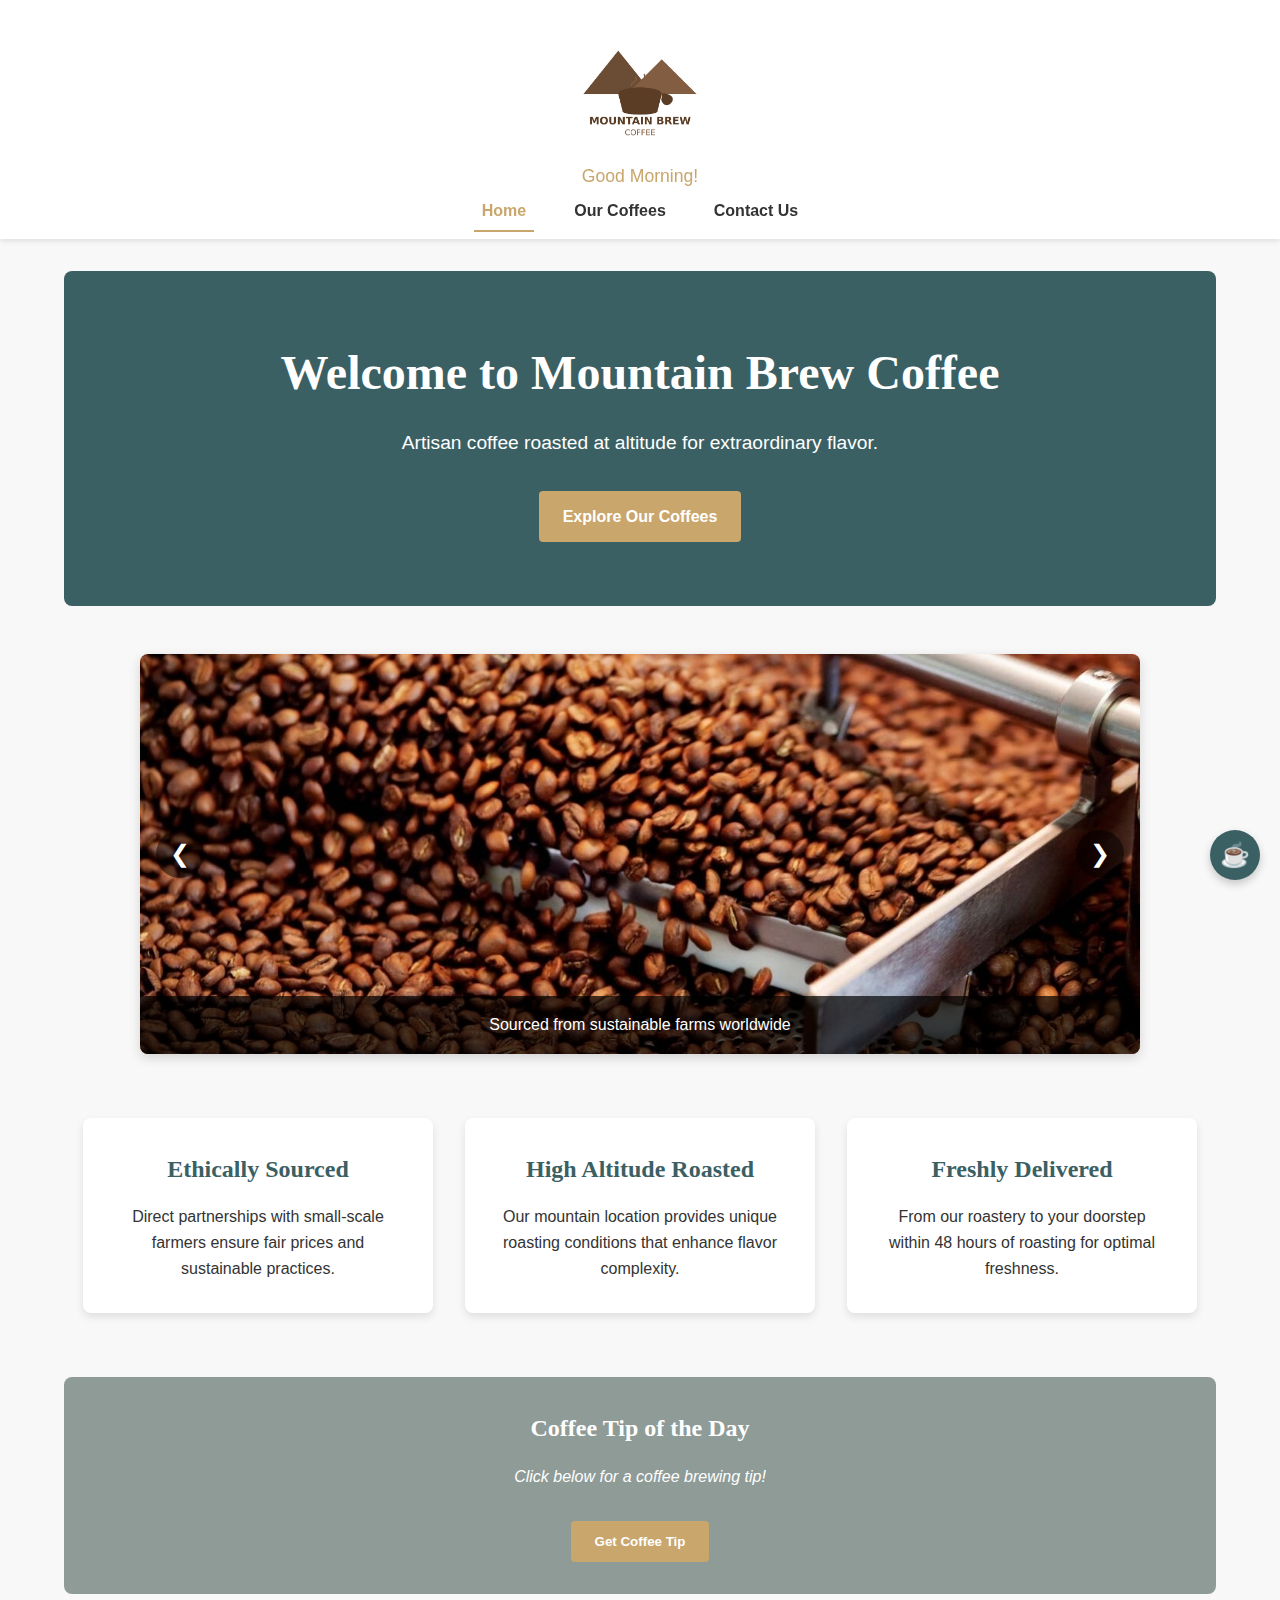
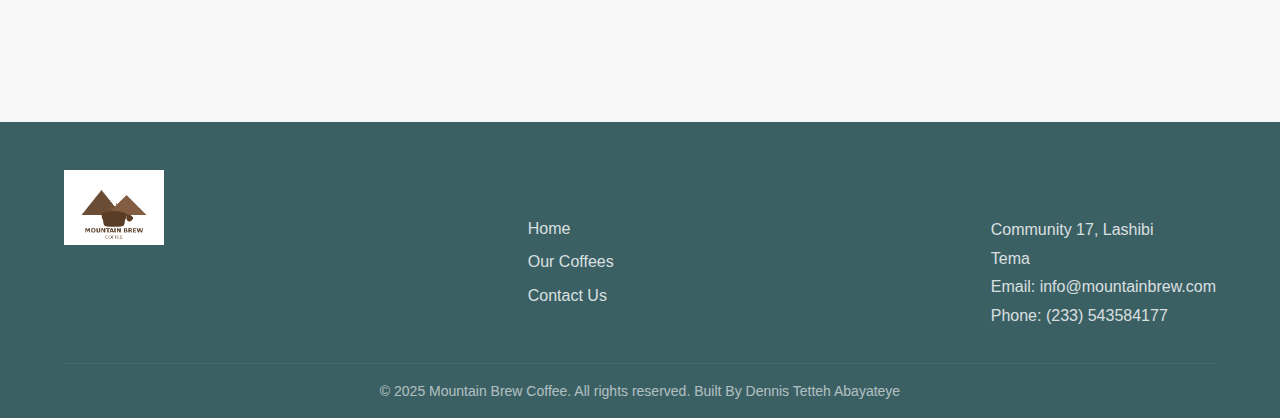
<file: index.html>
<!DOCTYPE html>
<html lang="en">
<head>
    <meta charset="UTF-8">
    <meta name="viewport" content="width=device-width, initial-scale=1.0">
    <title>Mountain Brew Coffee | Home</title>
    <link rel="stylesheet" href="styles.css">
    <script src="script.js" defer></script>
</head>
<body>
    <header>
        <div class="logo-container">
            <img src="images/mountain-brew-coffee-logo.jpg" alt="Mountain Brew Coffee Logo" class="logo">
        </div>
        <div id="greeting" class="greeting"></div>
        <nav>
            <ul>
                <li><a href="index.html" class="active">Home</a></li>
                <li><a href="products.html">Our Coffees</a></li>
                <li><a href="contact.html">Contact Us</a></li>
            </ul>
        </nav>
    </header>

    <main>
        <section class="hero">
            <div class="hero-content">
                <h1>Welcome to Mountain Brew Coffee</h1>
                <p>Artisan coffee roasted at altitude for extraordinary flavor.</p>
                <a href="products.html" class="btn">Explore Our Coffees</a>
            </div>
        </section>

        <section class="slider-container">
            <div class="slider">
                <div class="slide active">
                    <img src="images/Coffee beans being roasted.jpeg" alt="Coffee beans being roasted" class="slide-img">
                    <div class="slide-caption">Sourced from sustainable farms worldwide</div>
                </div>
                <div class="slide">
                    <img src="images/Our cozy cafe.jpg" alt="Our cozy cafe" class="slide-img">
                    <div class="slide-caption">Visit our mountain cafe for the full experience</div>
                </div>
                <div class="slide">
                    <img src="images/Coffee brewing.jpeg" alt="Coffee brewing" class="slide-img">
                    <div class="slide-caption">Expertly roasted and brewed to perfection</div>
                </div>
            </div>
            <button class="slider-btn prev">&#10094;</button>
            <button class="slider-btn next">&#10095;</button>
        </section>

        <section class="features">
            <div class="feature-card">
                <h2>Ethically Sourced</h2>
                <p>Direct partnerships with small-scale farmers ensure fair prices and sustainable practices.</p>
            </div>
            <div class="feature-card">
                <h2>High Altitude Roasted</h2>
                <p>Our mountain location provides unique roasting conditions that enhance flavor complexity.</p>
            </div>
            <div class="feature-card">
                <h2>Freshly Delivered</h2>
                <p>From our roastery to your doorstep within 48 hours of roasting for optimal freshness.</p>
            </div>
        </section>

        <section class="coffee-tip">
            <h2>Coffee Tip of the Day</h2>
            <p id="random-tip">Click below for a coffee brewing tip!</p>
            <button id="tip-button" class="btn">Get Coffee Tip</button>
        </section>
    </main>

    <div id="chatbot" class="chatbot">
        <div class="chatbot-header">
            <h3>Coffee Assistant</h3>
            <button id="close-chat">×</button>
        </div>
        <div class="chatbot-messages" id="chatbot-messages">
            <div class="bot-message">Hi there! How can I help you with your coffee today?</div>
        </div>
        <div class="chatbot-input">
            <input type="text" id="user-input" placeholder="Type your question...">
            <button id="send-message">Send</button>
        </div>
    </div>
    
    <div class="chat-icon" id="chat-icon">
        <span>☕</span>
    </div>

    <footer>
        <div class="footer-content">
            <div class="footer-logo">
                <img src="images/mountain-brew-coffee-logo.jpg" alt="Mountain Brew Coffee Logo" class="footer-logo-img">
            </div>
            <div class="footer-links">
                <h3>Quick Links</h3>
                <ul>
                    <li><a href="index.html">Home</a></li>
                    <li><a href="products.html">Our Coffees</a></li>
                    <li><a href="contact.html">Contact Us</a></li>
                </ul>
            </div>
            <div class="footer-contact">
                <h3>Contact Info</h3>
                <p>Community 17, Lashibi<br>
                Tema<br>
                Email: info@mountainbrew.com<br>
                Phone: (233) 543584177</p>
            </div>
        </div>
        <div class="copyright">
            <p>&copy; 2025 Mountain Brew Coffee. All rights reserved. Built By Dennis Tetteh Abayateye</p>
        </div>
    </footer>
</body>
</html>
</file>
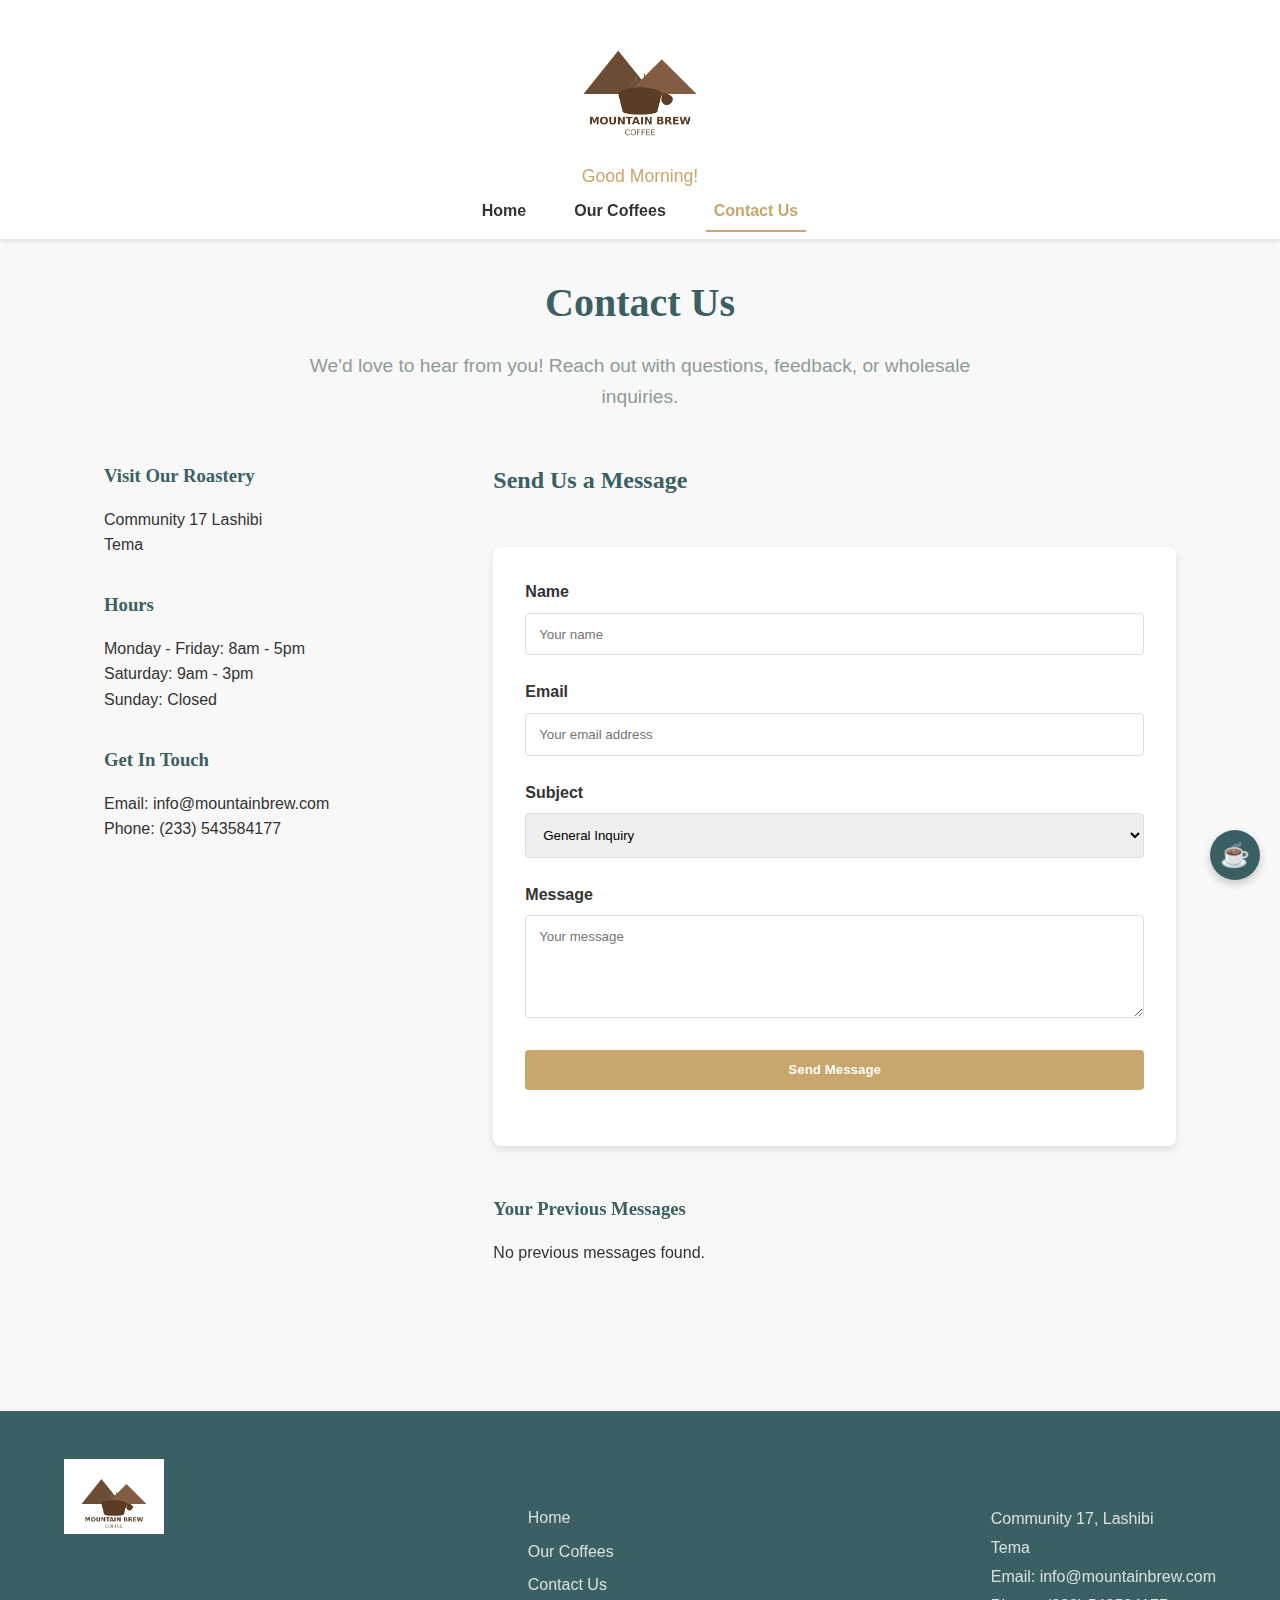
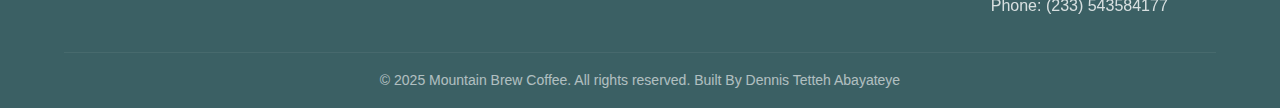
<file: contact.html>
<!DOCTYPE html>
<html lang="en">
<head>
    <meta charset="UTF-8">
    <meta name="viewport" content="width=device-width, initial-scale=1.0">
    <title>Mountain Brew Coffee | Contact Us</title>
    <link rel="stylesheet" href="styles.css">
    <script src="script.js" defer></script>
</head>
<body>
    <header>
        <div class="logo-container">
            <img src="images/mountain-brew-coffee-logo.jpg" alt="Mountain Brew Coffee Logo" class="logo">
        </div>
        <div id="greeting" class="greeting"></div>
        <nav>
            <ul>
                <li><a href="index.html">Home</a></li>
                <li><a href="products.html">Our Coffees</a></li>
                <li><a href="contact.html" class="active">Contact Us</a></li>
            </ul>
        </nav>
    </header>

    <main class="contact-main">
        <section class="page-header">
            <h1>Contact Us</h1>
            <p>We'd love to hear from you! Reach out with questions, feedback, or wholesale inquiries.</p>
        </section>

        <section class="contact-container">
            <div class="contact-info">
                <div class="contact-detail">
                    <h3>Visit Our Roastery</h3>
                    <p>Community 17 Lashibi<br>Tema</p>
                </div>
                <div class="contact-detail">
                    <h3>Hours</h3>
                    <p>Monday - Friday: 8am - 5pm<br>
                    Saturday: 9am - 3pm<br>
                    Sunday: Closed</p>
                </div>
                <div class="contact-detail">
                    <h3>Get In Touch</h3>
                    <p>Email: info@mountainbrew.com<br>
                    Phone: (233) 543584177</p>
                </div>
                <div class="contact-map">
                    
                    <iframe src="https://www.google.com/maps/embed?pb=!1m18!1m12!1m3!1d127046.15427223317!2d-0.07104564316706605!3d5.6853230372260075!2m3!1f0!2f0!3f0!3m2!1i1024!2i768!4f13.1!3m3!1m2!1s0x102078a5400d3e29%3A0xccdf4b5d4026488b!2sTema!5e0!3m2!1sen!2sgh!4v1740943814959!5m2!1sen!2sgh" width="300" height="450" style="border:0;" allowfullscreen="" loading="lazy" referrerpolicy="no-referrer-when-downgrade"></iframe>
                </div>
            </div>

            <div class="contact-form-container">
                <h2>Send Us a Message</h2>
                <div id="form-status" class="form-status"></div>
                <form id="contact-form" class="contact-form">
                    <div class="form-group">
                        <label for="name">Name</label>
                        <input type="text" id="name" name="name" placeholder="Your name">
                        <span class="error-message" id="name-error"></span>
                    </div>
                    <div class="form-group">
                        <label for="email">Email</label>
                        <input type="email" id="email" name="email" placeholder="Your email address">
                        <span class="error-message" id="email-error"></span>
                    </div>
                    <div class="form-group">
                        <label for="subject">Subject</label>
                        <select id="subject" name="subject">
                            <option value="general">General Inquiry</option>
                            <option value="wholesale">Wholesale Information</option>
                            <option value="feedback">Feedback</option>
                            <option value="support">Customer Support</option>
                        </select>
                    </div>
                    <div class="form-group">
                        <label for="message">Message</label>
                        <textarea id="message" name="message" placeholder="Your message" rows="5"></textarea>
                        <span class="error-message" id="message-error"></span>
                    </div>
                    <div class="form-group">
                        <button type="submit" class="btn submit-btn">Send Message</button>
                    </div>
                </form>

                <div class="previous-contacts" id="previous-contacts">
                    <h3>Your Previous Messages</h3>
                    <div id="previous-messages-container">
                        <!-- Previous messages will be added here via JavaScript -->
                        <p id="no-messages">No previous messages found.</p>
                    </div>
                </div>
            </div>
        </section>
    </main>

    <div id="chatbot" class="chatbot">
        <div class="chatbot-header">
            <h3>Coffee Assistant</h3>
            <button id="close-chat">×</button>
        </div>
        <div class="chatbot-messages" id="chatbot-messages">
            <div class="bot-message">Hi there! How can I help you with your coffee today?</div>
        </div>
        <div class="chatbot-input">
            <input type="text" id="user-input" placeholder="Type your question...">
            <button id="send-message">Send</button>
        </div>
    </div>
    
    <div class="chat-icon" id="chat-icon">
        <span>☕</span>
    </div>

    <footer>
        <div class="footer-content">
            <div class="footer-logo">
                <img src="images/mountain-brew-coffee-logo.jpg" alt="Mountain Brew Coffee Logo" class="footer-logo-img">
            </div>
            <div class="footer-links">
                <h3>Quick Links</h3>
                <ul>
                    <li><a href="index.html">Home</a></li>
                    <li><a href="products.html">Our Coffees</a></li>
                    <li><a href="contact.html">Contact Us</a></li>
                </ul>
            </div>
            <div class="footer-contact">
                <h3>Contact Info</h3>
                <p>Community 17, Lashibi<br>
                Tema<br>
                Email: info@mountainbrew.com<br>
                Phone: (233) 543584177</p>
            </div>
        </div>
        <div class="copyright">
            <p>&copy; 2025 Mountain Brew Coffee. All rights reserved. Built By Dennis Tetteh Abayateye</p>
        </div>
    </footer>
</body>
</html>
</file>
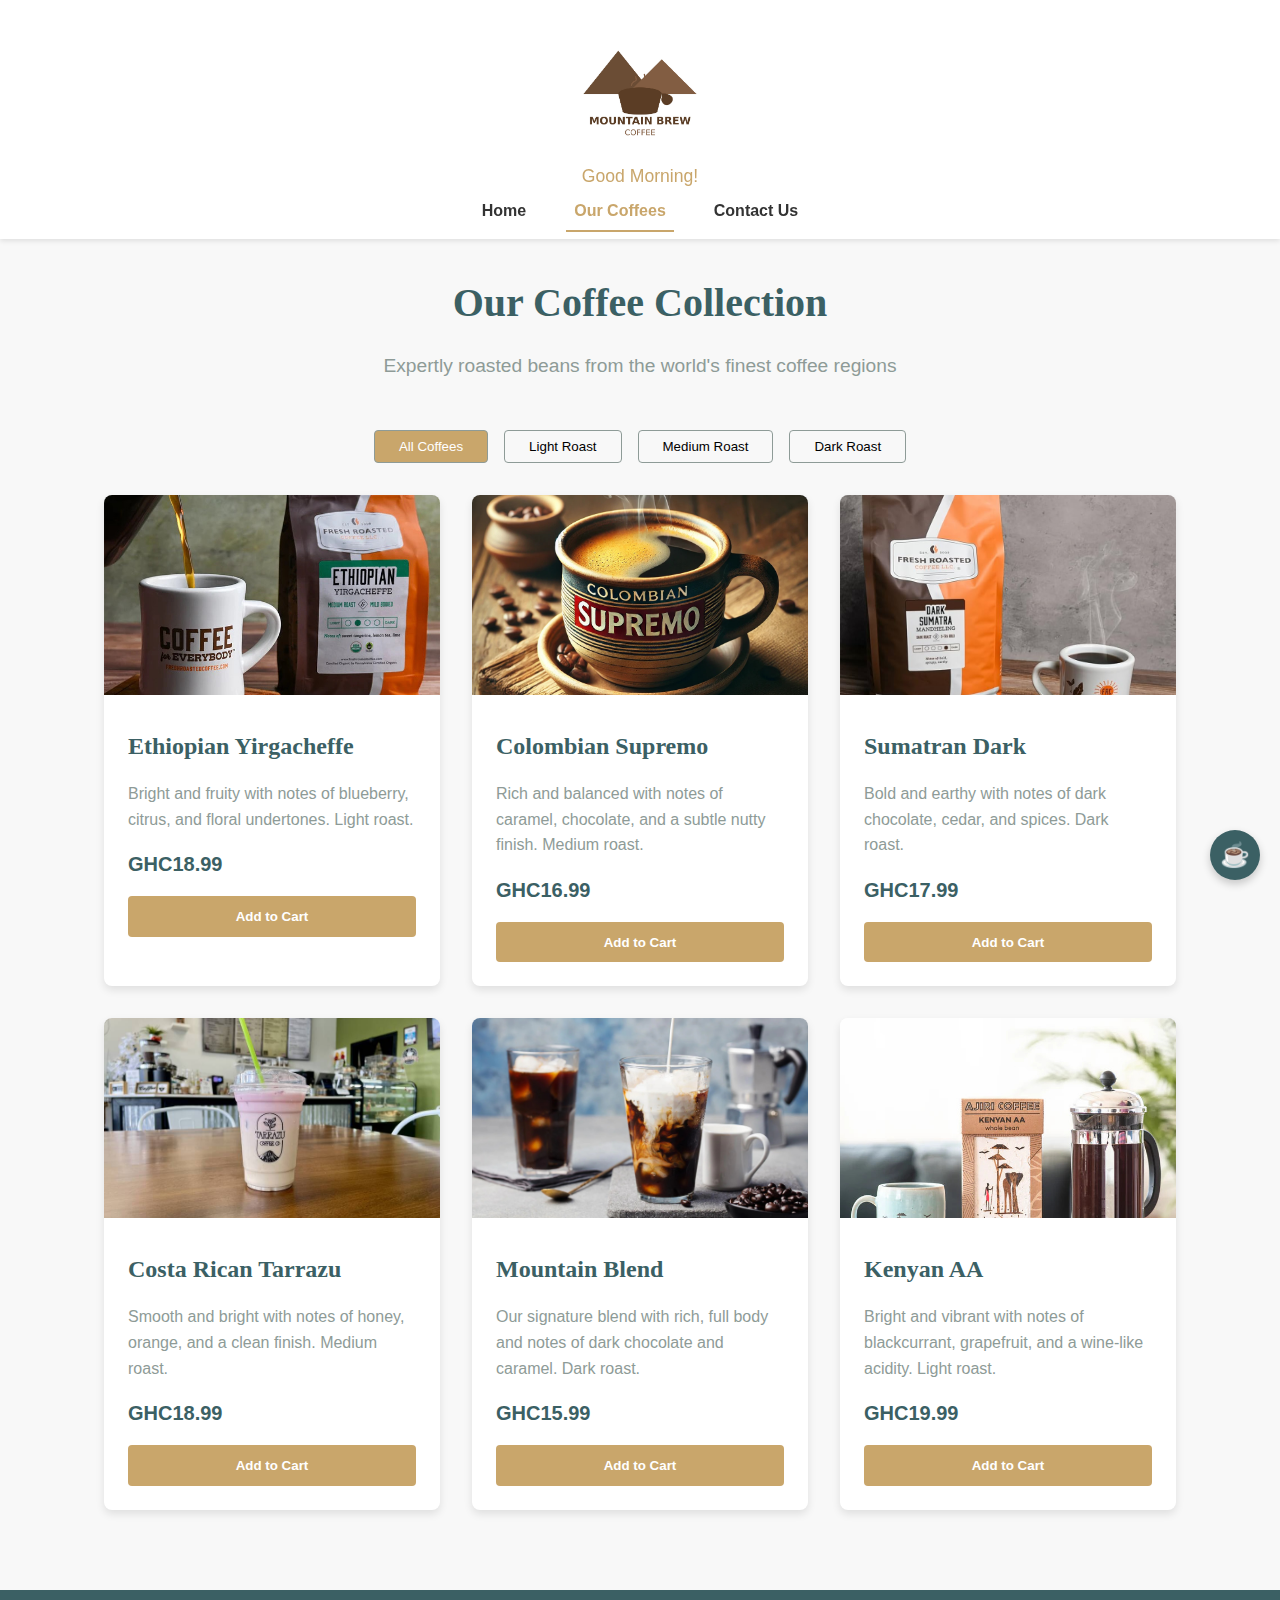
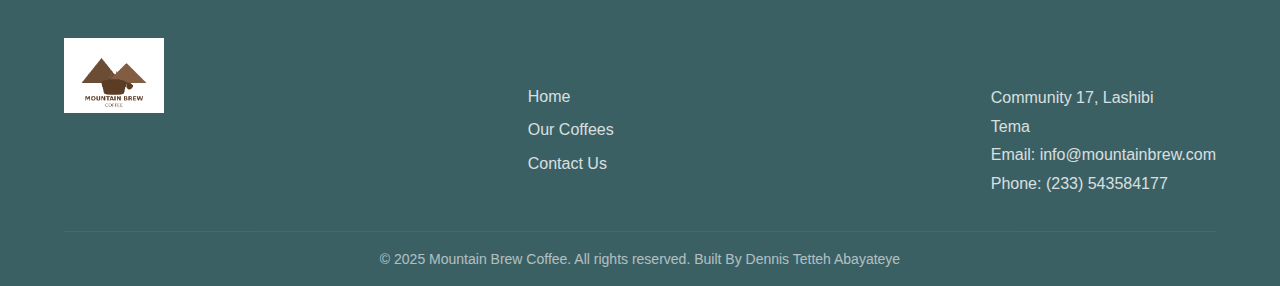
<file: products.html>
<!DOCTYPE html>
<html lang="en">
<head>
    <meta charset="UTF-8">
    <meta name="viewport" content="width=device-width, initial-scale=1.0">
    <title>Mountain Brew Coffee | Our Coffees</title>
    <link rel="stylesheet" href="styles.css">
    <script src="script.js" defer></script>
</head>
<body>
    <header>
        <div class="logo-container">
            <img src="images/mountain-brew-coffee-logo.jpg" alt="Mountain Brew Coffee Logo" class="logo">
        </div>
        <div id="greeting" class="greeting"></div>
        <nav>
            <ul>
                <li><a href="index.html">Home</a></li>
                <li><a href="products.html" class="active">Our Coffees</a></li>
                <li><a href="contact.html">Contact Us</a></li>
            </ul>
        </nav>
    </header>

    <main class="products-main">
        <section class="page-header">
            <h1>Our Coffee Collection</h1>
            <p>Expertly roasted beans from the world's finest coffee regions</p>
        </section>

        <section class="product-filters">
            <button class="filter-btn active" data-filter="all">All Coffees</button>
            <button class="filter-btn" data-filter="light">Light Roast</button>
            <button class="filter-btn" data-filter="medium">Medium Roast</button>
            <button class="filter-btn" data-filter="dark">Dark Roast</button>
        </section>

        <section class="products-grid">
            <div class="product-card" data-category="light">
                <img src="images/Ethiopian-Yirgacheffe.jpg" alt="Ethiopian Yirgacheffe" class="product-img">
                <div class="product-info">
                    <h2>Ethiopian Yirgacheffe</h2>
                    <p class="product-desc">Bright and fruity with notes of blueberry, citrus, and floral undertones. Light roast.</p>
                    <p class="product-price">GHC18.99</p>
                    <button class="btn product-btn">Add to Cart</button>
                </div>
            </div>

            <div class="product-card" data-category="medium">
                <img src="images/Colombian-Supremo-coffee-drink.jpg" alt="Colombian Supremo" class="product-img">
                <div class="product-info">
                    <h2>Colombian Supremo</h2>
                    <p class="product-desc">Rich and balanced with notes of caramel, chocolate, and a subtle nutty finish. Medium roast.</p>
                    <p class="product-price">GHC16.99</p>
                    <button class="btn product-btn">Add to Cart</button>
                </div>
            </div>

            <div class="product-card" data-category="dark">
                <img src="images/Sumatran Dark.jpg" alt="Sumatran Dark" class="product-img">
                <div class="product-info">
                    <h2>Sumatran Dark</h2>
                    <p class="product-desc">Bold and earthy with notes of dark chocolate, cedar, and spices. Dark roast.</p>
                    <p class="product-price">GHC17.99</p>
                    <button class="btn product-btn">Add to Cart</button>
                </div>
            </div>

            <div class="product-card" data-category="medium">
                <img src="images/Costa Rican Tarrazu.jpeg" alt="Costa Rican Tarrazu" class="product-img">
                <div class="product-info">
                    <h2>Costa Rican Tarrazu</h2>
                    <p class="product-desc">Smooth and bright with notes of honey, orange, and a clean finish. Medium roast.</p>
                    <p class="product-price">GHC18.99</p>
                    <button class="btn product-btn">Add to Cart</button>
                </div>
            </div>

            <div class="product-card" data-category="dark">
                <img src="images/Mountain-Blend.jpg" alt="Mountain Blend" class="product-img">
                <div class="product-info">
                    <h2>Mountain Blend</h2>
                    <p class="product-desc">Our signature blend with rich, full body and notes of dark chocolate and caramel. Dark roast.</p>
                    <p class="product-price">GHC15.99</p>
                    <button class="btn product-btn">Add to Cart</button>
                </div>
            </div>

            <div class="product-card" data-category="light">
                <img src="images/Kenyan-AA.jpg" alt="Kenyan AA" class="product-img">
                <div class="product-info">
                    <h2>Kenyan AA</h2>
                    <p class="product-desc">Bright and vibrant with notes of blackcurrant, grapefruit, and a wine-like acidity. Light roast.</p>
                    <p class="product-price">GHC19.99</p>
                    <button class="btn product-btn">Add to Cart</button>
                </div>
            </div>
        </section>
    </main>

    <div id="chatbot" class="chatbot">
        <div class="chatbot-header">
            <h3>Coffee Assistant</h3>
            <button id="close-chat">×</button>
        </div>
        <div class="chatbot-messages" id="chatbot-messages">
            <div class="bot-message">Hi there! How can I help you with your coffee today?</div>
        </div>
        <div class="chatbot-input">
            <input type="text" id="user-input" placeholder="Type your question...">
            <button id="send-message">Send</button>
        </div>
    </div>
    
    <div class="chat-icon" id="chat-icon">
        <span>☕</span>
    </div>

    <footer>
        <div class="footer-content">
            <div class="footer-logo">
                <img src="images/mountain-brew-coffee-logo.jpg" alt="Mountain Brew Coffee Logo" class="footer-logo-img">
            </div>
            <div class="footer-links">
                <h3>Quick Links</h3>
                <ul>
                    <li><a href="index.html">Home</a></li>
                    <li><a href="products.html">Our Coffees</a></li>
                    <li><a href="contact.html">Contact Us</a></li>
                </ul>
            </div>
            <div class="footer-contact">
                <h3>Contact Info</h3>
                <p>Community 17, Lashibi<br>
                Tema<br>
                Email: info@mountainbrew.com<br>
                Phone: (233) 543584177</p>
            </div>
        </div>
        <div class="copyright">
            <p>&copy; 2025 Mountain Brew Coffee. All rights reserved. Built By Dennis Tetteh Abayateye</p>
        </div>
    </footer>
</body>
</html>
</file>
<file: styles.css>
/* Global Styles */
:root {
    --primary-color: #3b6064;
    --secondary-color: #8e9b97;
    --accent-color: #c9a66b;
    --dark-color: #333;
    --light-color: #f8f8f8;
    --font-heading: 'Georgia', serif;
    --font-body: 'Helvetica', 'Arial', sans-serif;
}

* {
    margin: 0;
    padding: 0;
    box-sizing: border-box;
}

body {
    font-family: var(--font-body);
    color: var(--dark-color);
    line-height: 1.6;
    background-color: var(--light-color);
}

h1, h2, h3, h4, h5, h6 {
    font-family: var(--font-heading);
    margin-bottom: 1rem;
    color: var(--primary-color);
}

a {
    text-decoration: none;
    color: var(--primary-color);
}

ul {
    list-style: none;
}

img {
    max-width: 100%;
    height: auto;
}

.btn {
    display: inline-block;
    padding: 0.8rem 1.5rem;
    background-color: var(--accent-color);
    color: white;
    border: none;
    border-radius: 4px;
    cursor: pointer;
    font-weight: bold;
    transition: all 0.3s ease;
}

.btn:hover {
    background-color: #b18a50;
    transform: translateY(-2px);
    box-shadow: 0 4px 8px rgba(0, 0, 0, 0.1);
}

/* Header Styles */
header {
    background-color: white;
    padding: 1rem 5%;
    box-shadow: 0 2px 5px rgba(0, 0, 0, 0.1);
    position: sticky;
    top: 0;
    z-index: 100;
}

.logo-container {
    text-align: center;
    margin-bottom: 0.5rem;
}

.logo {
    max-height: 130px;
}

.greeting {
    text-align: center;
    font-size: 1.1rem;
    color: var(--accent-color);
    margin-bottom: 0.5rem;
}

nav ul {
    display: flex;
    justify-content: center;
    gap: 2rem;
}

nav a {
    color: var(--dark-color);
    font-weight: bold;
    padding: 0.5rem;
    position: relative;
}

nav a:hover {
    color: var(--accent-color);
}

nav a.active {
    color: var(--accent-color);
}

nav a.active::after {
    content: '';
    position: absolute;
    bottom: -5px;
    left: 0;
    width: 100%;
    height: 2px;
    background-color: var(--accent-color);
}

/* Main Content Styles */
main {
    padding: 2rem 5%;
}

.page-header {
    text-align: center;
    margin-bottom: 3rem;
}

.page-header h1 {
    font-size: 2.5rem;
    color: var(--primary-color);
}

.page-header p {
    font-size: 1.2rem;
    max-width: 700px;
    margin: 0 auto;
    color: var(--secondary-color);
}

/* Hero Section */
.hero {
    background-color: var(--primary-color);
    color: white;
    padding: 4rem 2rem;
    border-radius: 8px;
    margin-bottom: 3rem;
    text-align: center;
}

.hero h1 {
    font-size: 3rem;
    color: white;
    margin-bottom: 1rem;
}

.hero p {
    font-size: 1.2rem;
    margin-bottom: 2rem;
    max-width: 600px;
    margin-left: auto;
    margin-right: auto;
}

/* Features Section */
.features {
    display: flex;
    justify-content: center;
    flex-wrap: wrap;
    gap: 2rem;
    margin: 4rem 0;
}

.feature-card {
    background-color: white;
    padding: 2rem;
    border-radius: 8px;
    box-shadow: 0 4px 8px rgba(0, 0, 0, 0.1);
    flex: 1;
    min-width: 250px;
    max-width: 350px;
    text-align: center;
}

.feature-card h2 {
    color: var(--primary-color);
}

/* Coffee Tip Section */
.coffee-tip {
    background-color: var(--secondary-color);
    color: white;
    padding: 2rem;
    border-radius: 8px;
    text-align: center;
    margin: 3rem 0;
}

.coffee-tip h2 {
    color: white;
}

#random-tip {
    margin: 1rem 0 2rem;
    font-style: italic;
}

/* Image Slider */
.slider-container {
    position: relative;
    max-width: 1000px;
    margin: 3rem auto;
    overflow: hidden;
    border-radius: 8px;
    box-shadow: 0 4px 12px rgba(0, 0, 0, 0.15);
}

.slider {
    display: flex;
    height: 400px;
}

.slide {
    min-width: 100%;
    position: relative;
    opacity: 0;
    transition: opacity 0.5s ease-in-out;
    display: none;
}

.slide.active {
    opacity: 1;
    display: block;
}

.slide-img {
    width: 100%;
    height: 100%;
    object-fit: cover;
}

.slide-caption {
    position: absolute;
    bottom: 0;
    left: 0;
    right: 0;
    background-color: rgba(0, 0, 0, 0.7);
    color: white;
    padding: 1rem;
    text-align: center;
}

.slider-btn {
    position: absolute;
    top: 50%;
    transform: translateY(-50%);
    background-color: rgba(0, 0, 0, 0.5);
    color: white;
    border: none;
    padding: 1rem;
    cursor: pointer;
    font-size: 1.5rem;
    z-index: 10;
    border-radius: 50%;
    width: 3rem;
    height: 3rem;
    display: flex;
    align-items: center;
    justify-content: center;
    transition: background-color 0.3s;
}

.slider-btn:hover {
    background-color: rgba(0, 0, 0, 0.8);
}

.prev {
    left: 1rem;
}

.next {
    right: 1rem;
}

/* Products Page Styles */
.products-main {
    max-width: 1200px;
    margin: 0 auto;
    padding: 2rem 5%;
}

.product-filters {
    display: flex;
    justify-content: center;
    gap: 1rem;
    flex-wrap: wrap;
    margin-bottom: 2rem;
}

.filter-btn {
    padding: 0.5rem 1.5rem;
    background-color: var(--light-color);
    border: 1px solid var(--secondary-color);
    border-radius: 4px;
    cursor: pointer;
    transition: all 0.3s;
}

.filter-btn:hover, .filter-btn.active {
    background-color: var(--accent-color);
    color: white;
}

.products-grid {
    display: grid;
    grid-template-columns: repeat(auto-fill, minmax(300px, 1fr));
    gap: 2rem;
}

.product-card {
    background-color: white;
    border-radius: 8px;
    box-shadow: 0 4px 8px rgba(0, 0, 0, 0.1);
    overflow: hidden;
    transition: transform 0.3s;
}

.product-card:hover {
    transform: translateY(-5px);
}

.product-img {
    width: 100%;
    height: 200px;
    object-fit: cover;
}

.product-info {
    padding: 1.5rem;
}

.product-desc {
    margin-bottom: 1rem;
    color: var(--secondary-color);
}

.product-price {
    font-size: 1.25rem;
    font-weight: bold;
    color: var(--primary-color);
    margin-bottom: 1rem;
}

.product-btn {
    width: 100%;
}

/* Contact Page Styles */
.contact-main {
    max-width: 1200px;
    margin: 0 auto;
    padding: 2rem 5%;
}

.contact-container {
    display: flex;
    flex-wrap: wrap;
    gap: 3rem;
    margin-top: 2rem;
}

.contact-info {
    flex: 1;
    min-width: 300px;
}

.contact-detail {
    margin-bottom: 2rem;
}

.contact-map {
    margin-top: 2rem;
}

.map-img {
    width: 100%;
    border-radius: 8px;
}

.contact-form-container {
    flex: 2;
    min-width: 300px;
}

.form-status {
    margin-bottom: 1rem;
    padding: 0.5rem;
    border-radius: 4px;
}

.form-status.success {
    background-color: #d4edda;
    color: #155724;
}

.form-status.error {
    background-color: #f8d7da;
    color: #721c24;
}

.contact-form {
    background-color: white;
    padding: 2rem;
    border-radius: 8px;
    box-shadow: 0 4px 8px rgba(0, 0, 0, 0.1);
}

.form-group {
    margin-bottom: 1.5rem;
}

.form-group label {
    display: block;
    margin-bottom: 0.5rem;
    font-weight: bold;
}

.form-group input,
.form-group select,
.form-group textarea {
    width: 100%;
    padding: 0.8rem;
    border: 1px solid #ddd;
    border-radius: 4px;
    font-family: var(--font-body);
}

.form-group textarea {
    resize: vertical;
}

.error-message {
    color: #dc3545;
    font-size: 0.875rem;
    margin-top: 0.25rem;
    display: block;
}

.submit-btn {
    width: 100%;
}

.previous-contacts {
    margin-top: 3rem;
}

.previous-messages-container {
    margin-top: 1rem;
}

.previous-message-card {
    background-color: #f1f1f1;
    padding: 1rem;
    border-radius: 4px;
    margin-bottom: 1rem;
}

.previous-message-header {
    display: flex;
    justify-content: space-between;
    margin-bottom: 0.5rem;
}

.previous-message-header span {
    font-size: 0.875rem;
    color: var(--secondary-color);
}

/* Chatbot Styles */
.chatbot {
    position: fixed;
    bottom: 80px;
    right: 20px;
    width: 300px;
    background-color: white;
    border-radius: 10px;
    box-shadow: 0 5px 15px rgba(0, 0, 0, 0.2);
    display: none;
    flex-direction: column;
    z-index: 1000;
    overflow: hidden;
}

.chatbot-header {
    background-color: var(--primary-color);
    color: white;
    padding: 0.8rem;
    display: flex;
    justify-content: space-between;
    align-items: center;
}

.chatbot-header h3 {
    margin: 0;
    color: white;
}

#close-chat {
    background: none;
    border: none;
    color: white;
    font-size: 1.5rem;
    cursor: pointer;
}

.chatbot-messages {
    padding: 1rem;
    height: 250px;
    overflow-y: auto;
    display: flex;
    flex-direction: column;
    gap: 0.8rem;
}

.user-message, .bot-message {
    padding: 0.8rem;
    border-radius: 8px;
    max-width: 80%;
    word-wrap: break-word;
}

.user-message {
    align-self: flex-end;
    background-color: var(--accent-color);
    color: white;
}

.bot-message {
    align-self: flex-start;
    background-color: #f1f1f1;
}

.chatbot-input {
    display: flex;
    padding: 0.5rem;
    border-top: 1px solid #ddd;
}

.chatbot-input input {
    flex: 1;
    padding: 0.8rem;
    border: 1px solid #ddd;
    border-radius: 4px 0 0 4px;
}

.chatbot-input button {
    padding: 0.8rem 1.2rem;
    background-color: var(--accent-color);
    color: white;
    border: none;
    border-radius: 0 4px 4px 0;
    cursor: pointer;
}

.chat-icon {
    position: fixed;
    bottom: 20px;
    right: 20px;
    width: 50px;
    height: 50px;
    background-color: var(--primary-color);
    border-radius: 50%;
    display: flex;
    justify-content: center;
    align-items: center;
    color: white;
    font-size: 1.5rem;
    cursor: pointer;
    box-shadow: 0 4px 8px rgba(0, 0, 0, 0.2);
    z-index: 1000;
    transition: all 0.3s;
}

.chat-icon:hover {
    transform: scale(1.1);
}

/* Footer Styles */
footer {
    background-color: var(--primary-color);
    color: white;
    padding: 3rem 5% 1rem;
    margin-top: 3rem;
}

.footer-content {
    display: flex;
    flex-wrap: wrap;
    justify-content: space-between;
    gap: 2rem;
    margin-bottom: 2rem;
}

.footer-logo-img {
    max-width: 100px;
}

.footer-links ul {
    display: flex;
    flex-direction: column;
    gap: 0.5rem;
}

.footer-links a {
    color: white;
    opacity: 0.8;
    transition: opacity 0.3s;
}

.footer-links a:hover {
    opacity: 1;
}

.footer-contact p {
    opacity: 0.8;
    line-height: 1.8;
}

.copyright {
    text-align: center;
    padding-top: 1rem;
    border-top: 1px solid rgba(255, 255, 255, 0.1);
    opacity: 0.6;
    font-size: 0.875rem;
}

/* Responsive Styles */
@media (max-width: 768px) {
    .hero h1 {
        font-size: 2rem;
    }
    
    nav ul {
        gap: 1rem;
    }
    
    .features {
        flex-direction: column;
        align-items: center;
    }
    
    .feature-card {
        width: 100%;
    }
    
    .slider-container {
        height: 300px;
    }
    
    .contact-container {
        flex-direction: column;
    }
    
    .chatbot {
        width: 280px;
        bottom: 70px;
    }
}

@media (max-width: 480px) {
    header {
        padding: 1rem;
    }
    
    nav ul {
        gap: 0.5rem;
    }
    
    .hero {
        padding: 2rem 1rem;
    }
    
    .hero h1 {
        font-size: 1.5rem;
    }
    
    .products-grid {
        grid-template-columns: 1fr;
    }
    
    .slider-container {
        height: 250px;
    }
    
    .slider-btn {
        width: 2.5rem;
        height: 2.5rem;
    }
    
    .chatbot {
        width: 250px;
        right: 10px;
        bottom: 70px;
    }
}
</file>
